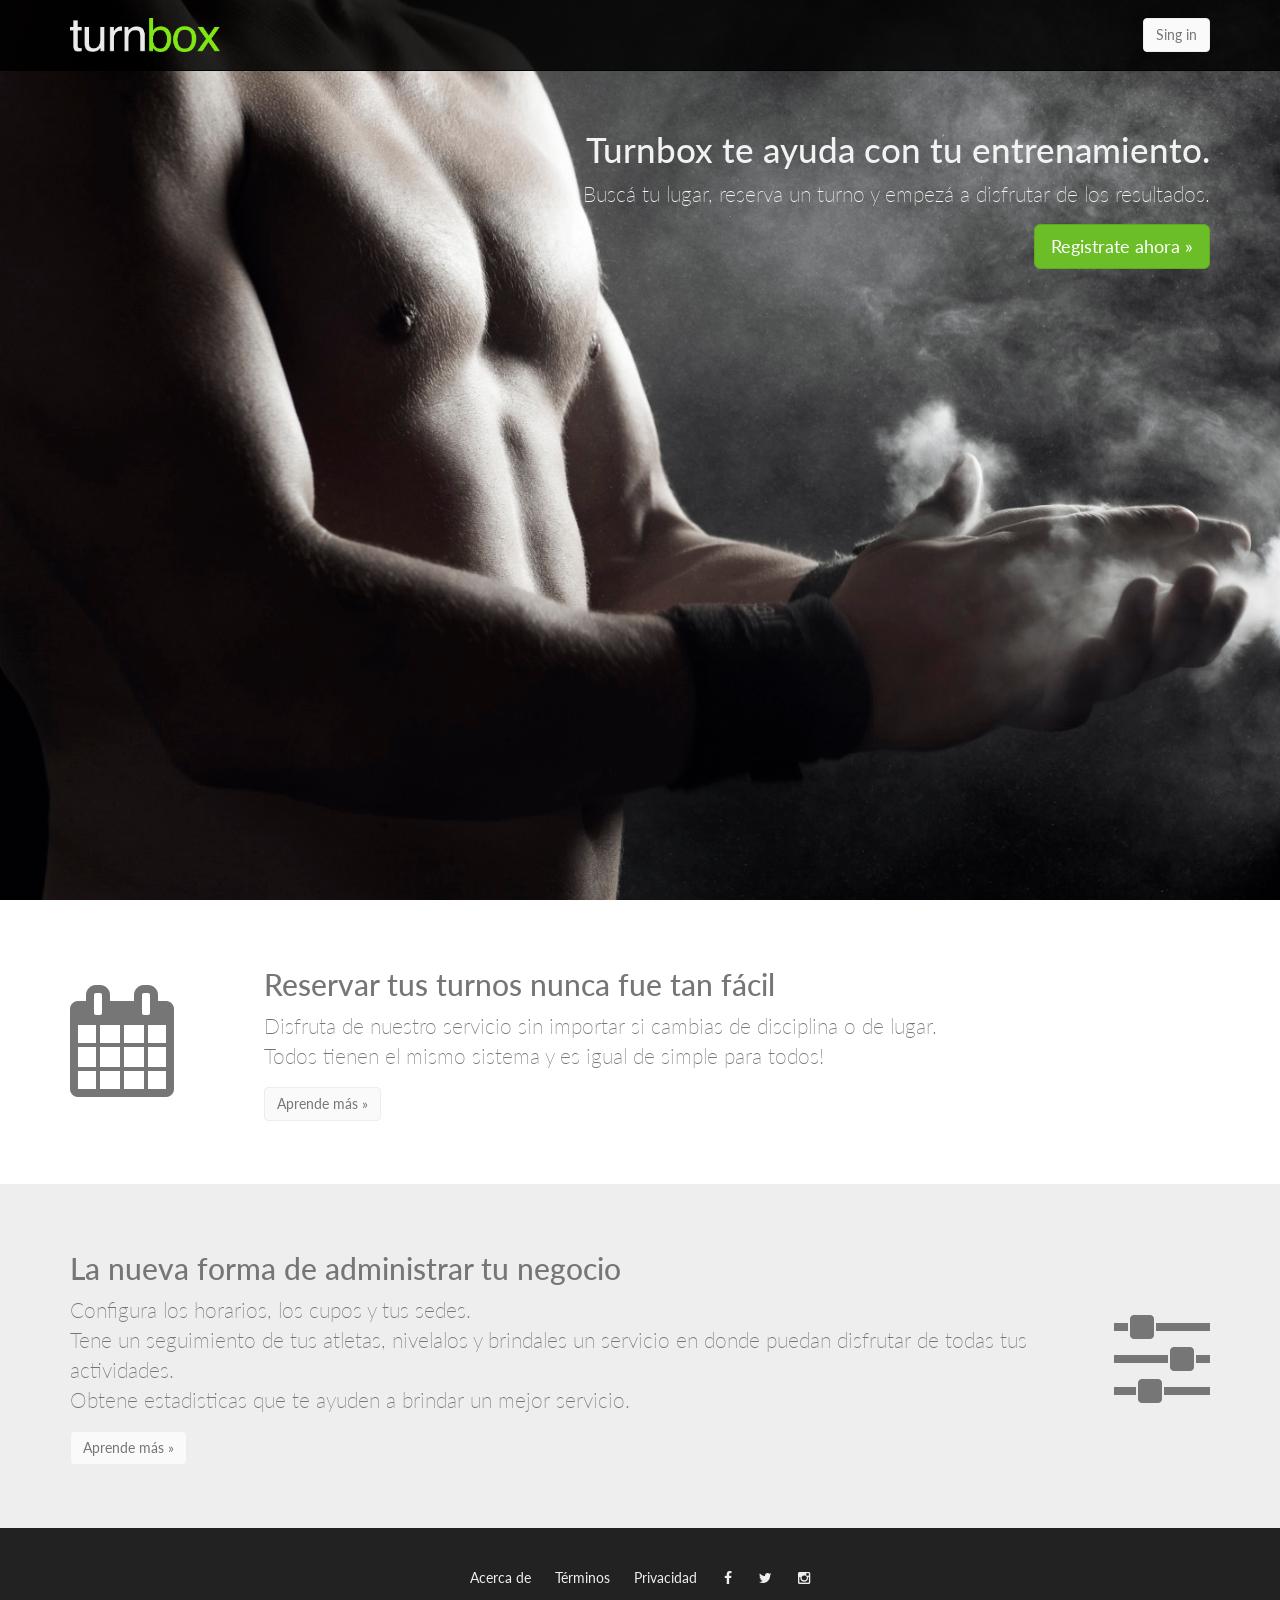
<file: index.html>
<!DOCTYPE html>
<html xmlns="http://www.w3.org/1999/html">
    <head lang="en">
        <meta charset="UTF-8">
        <meta http-equiv='X-UA-Compatible' content='IE=edge,chrome=1'>
        <title>Turnbox - Turnos Online</title>
        <meta name="viewport" content="width=device-width, initial-scale=1.0, maximum-scale=1, user-scalable=no">
        <link href='http://fonts.googleapis.com/css?family=Lato:300,400,700,300italic,400italic' rel='stylesheet' type='text/css'>

        <link rel="stylesheet" type='text/css' href="styles/vendor/animate.min.css">
        <link rel="stylesheet" type='text/css' href="styles/vendor/font-awesome.min.css">
        <link rel="stylesheet" type='text/css' href="styles/main.css" >
    </head>
    <body data-ng-app="app" id="app">
        <!--[if lt IE 9]>
        <p class="browsehappy">You are using an <strong>outdated</strong> browser. Please <a href="http://browsehappy.com/">upgrade your browser</a> to improve your experience.</p>
        <![endif]-->

        <div data-ng-controller="AppCtrl">
            <section id="navbar" class="no-print" data-ng-include="'views/navbar.html'"></section>

            <div data-ng-show="isOutsidePage()"
                 data-ng-cloak
                 class="no-print">
                <section data-ng-view class="view-container"></section>
            </div>

            <div data-ng-hide="isOutsidePage()"
                 data-ng-cloak>
                <aside id="nav-container" data-ng-include="'views/sidebar.html'" class="no-print animated fadeIn"></aside>
                <section id="content" data-ng-view class="view-container animated fadeIn"></section>
            </div>
        </div>

        <!-- build:js lib/.js -->
        <script type="text/javascript" src="lib/jquery-1.11.1.min.js"></script>
        <script type="text/javascript" src="lib/bootstrap.min.js"></script>
        <script type="text/javascript" src="lib/angular.min.js"></script>
        <script type="text/javascript" src="lib/angular-route.min.js"></script>
        <script type="text/javascript" src="lib/underscore-min.js"></script>
        <script type="text/javascript" src="lib/responsive-tables.js"></script>
        <script type="text/javascript" src="lib/wow.min.js"></script>
        <script>
            new WOW().init();
        </script>

        <!-- build:js({.tmp,client}) scripts/app.js -->
        <script type="text/javascript" src="js/app.js"></script>
        <script type="text/javascript" src="js/Shared/main.js"></script>

    </body>
</html>
</file>
